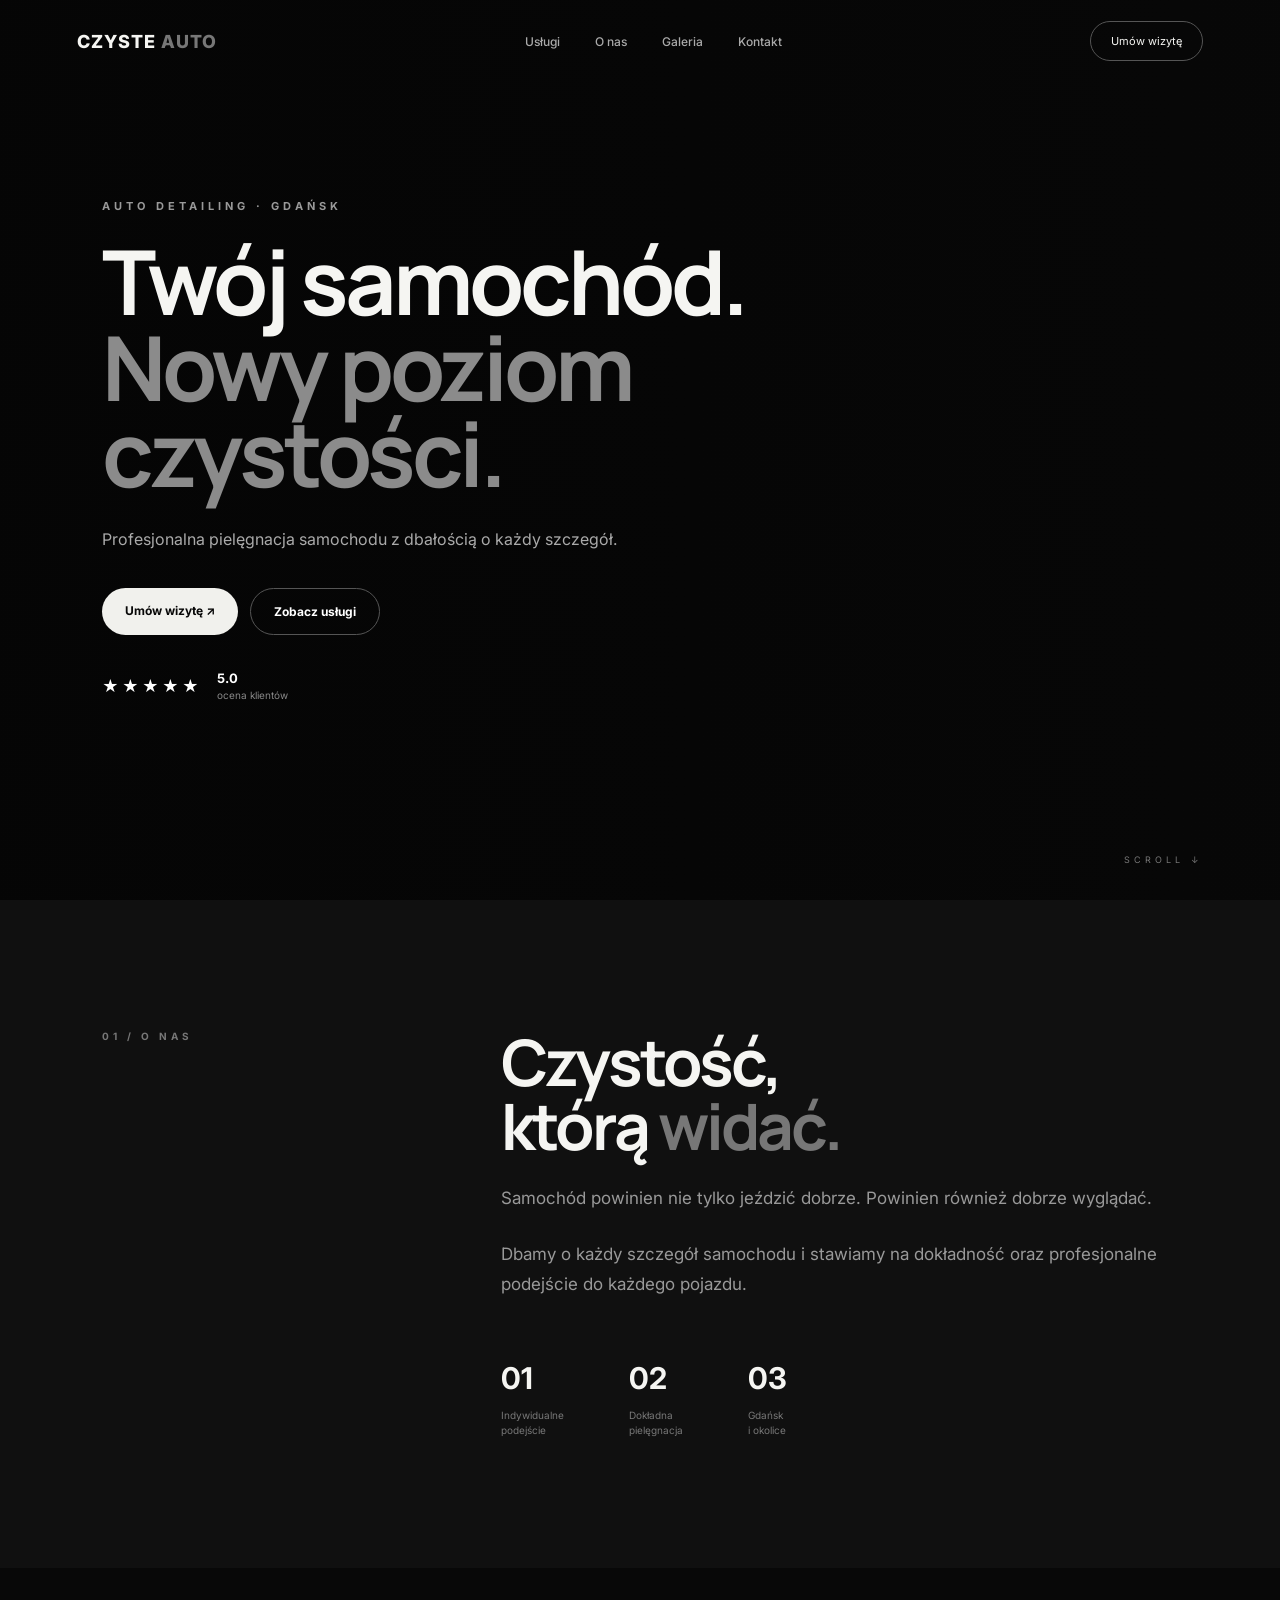
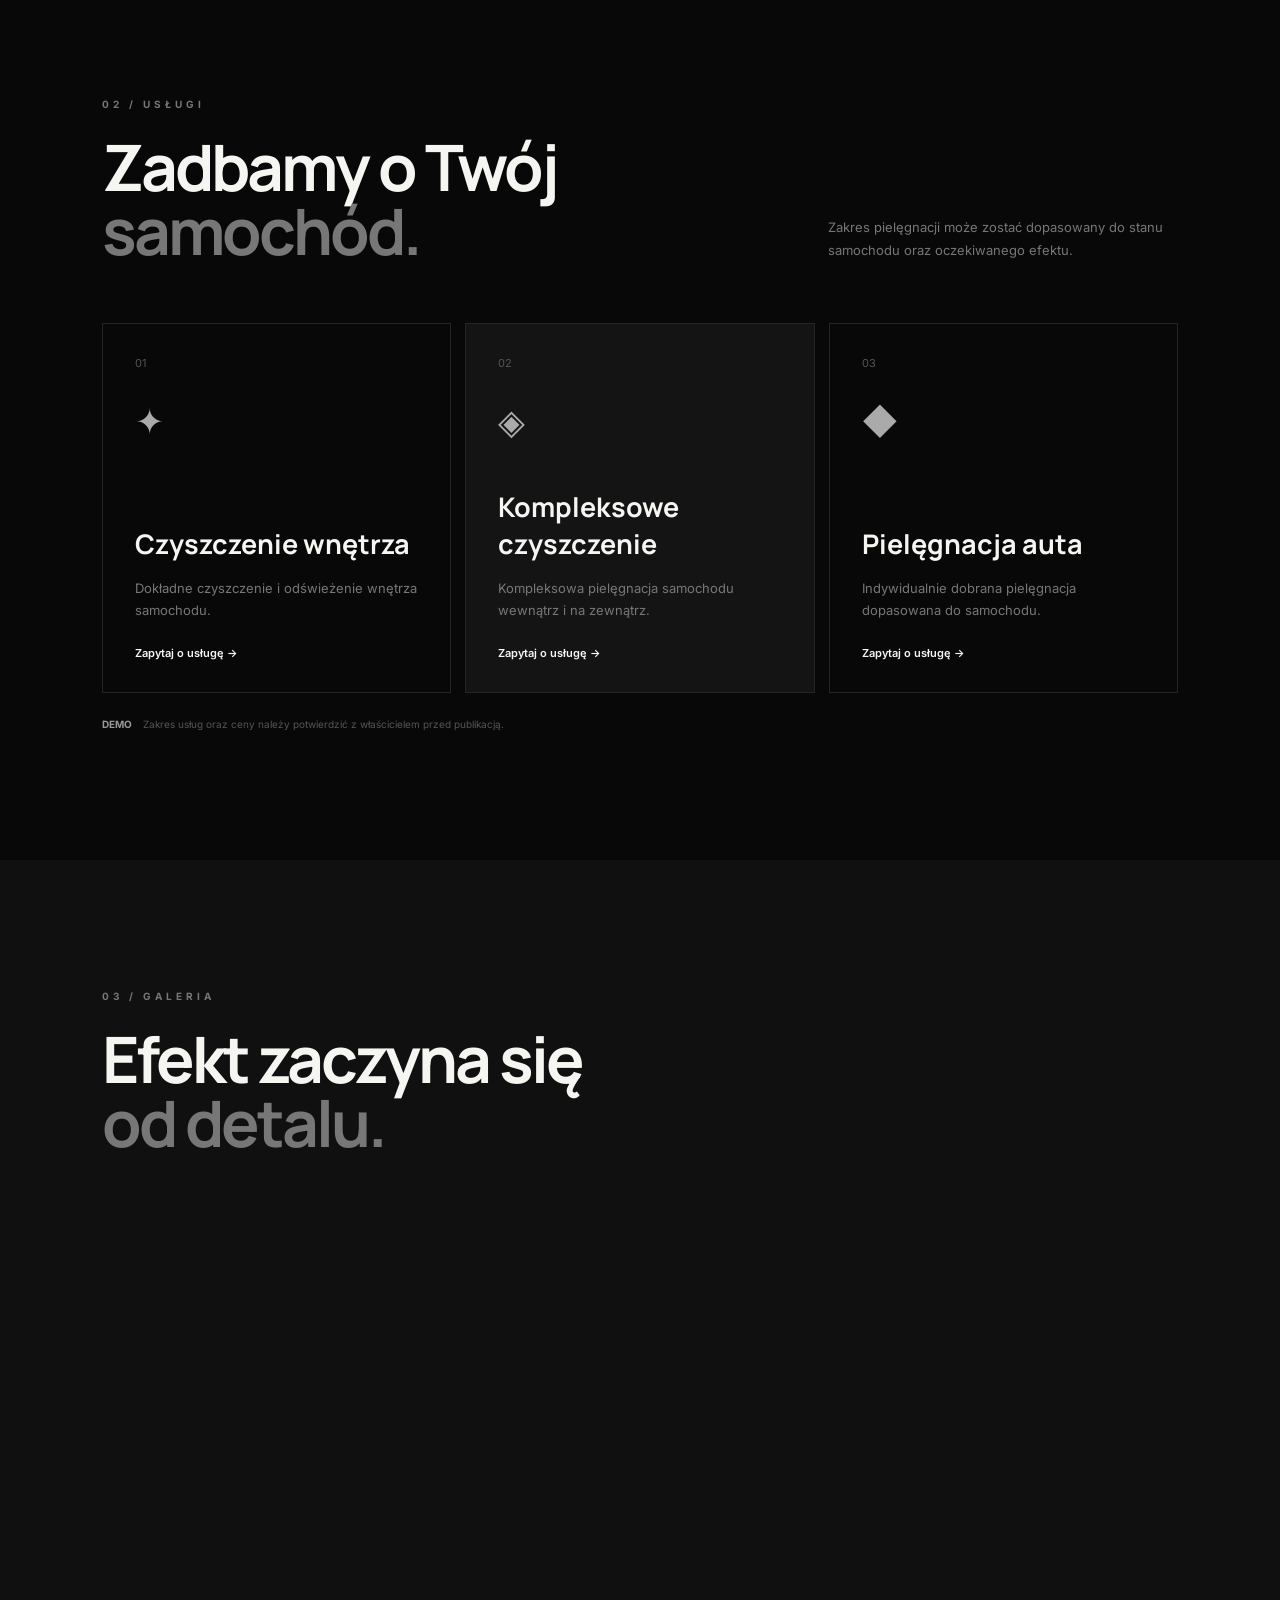
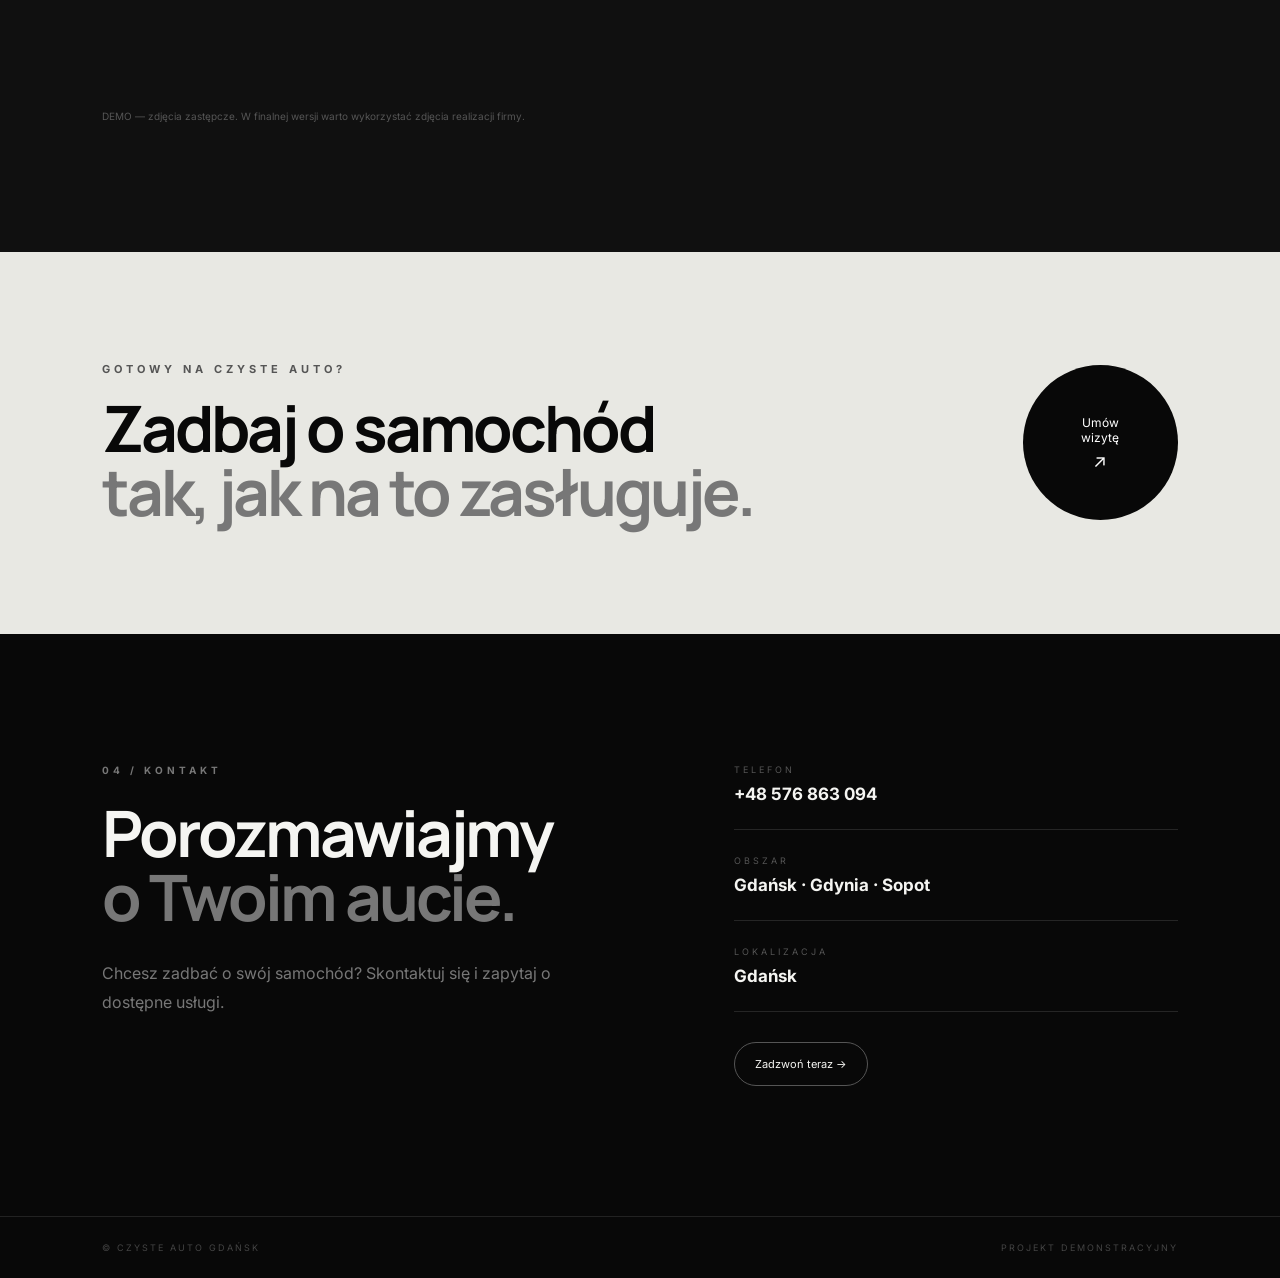
<file: czyszenie.html>
<!DOCTYPE html>
<html lang="pl">
<head>
    <meta charset="UTF-8">
    <meta name="viewport" content="width=device-width, initial-scale=1.0">

    <title>Czyste Auto Gdańsk | Auto Detailing</title>

    <meta
        name="description"
        content="Czyste Auto Gdańsk — profesjonalna pielęgnacja i czyszczenie samochodów."
    >

    <link rel="preconnect" href="https://fonts.googleapis.com">
    <link rel="preconnect" href="https://fonts.gstatic.com" crossorigin>

    <link
        href="https://fonts.googleapis.com/css2?family=Inter:wght@400;500;600;700;800&family=Manrope:wght@700;800&display=swap"
        rel="stylesheet"
    >

    <link rel="stylesheet" href="style.css">
</head>

<body>

<!-- =========================
     NAVBAR
========================= -->

<header class="navbar">

    <a href="#home" class="logo">
        CZYSTE <span>AUTO</span>
    </a>

    <nav class="nav-links">
        <a href="#uslugi">Usługi</a>
        <a href="#o-nas">O nas</a>
        <a href="#galeria">Galeria</a>
        <a href="#kontakt">Kontakt</a>
    </nav>

    <a href="#kontakt" class="nav-button">
        Umów wizytę
    </a>

    <button class="menu-button" aria-label="Otwórz menu">
        ☰
    </button>

</header>


<!-- =========================
     HERO
========================= -->

<main>

<section class="hero" id="home">

    <div class="hero-background"></div>

    <div class="hero-content">

        <p class="eyebrow">
            AUTO DETAILING · GDAŃSK
        </p>

        <h1>
            Twój samochód.<br>
            <span>Nowy poziom czystości.</span>
        </h1>

        <p class="hero-description">
            Profesjonalna pielęgnacja samochodu z dbałością
            o każdy szczegół.
        </p>

        <div class="hero-buttons">

            <a href="#kontakt" class="button button-primary">
                Umów wizytę
                <span>↗</span>
            </a>

            <a href="#uslugi" class="button button-secondary">
                Zobacz usługi
            </a>

        </div>

        <div class="rating">

            <strong>★★★★★</strong>

            <div>
                <b>5.0</b>
                <span>ocena klientów</span>
            </div>

        </div>

    </div>

    <div class="scroll-indicator">
        SCROLL ↓
    </div>

</section>


<!-- =========================
     O NAS
========================= -->

<section class="about section" id="o-nas">

    <div class="section-number">
        01 / O NAS
    </div>

    <div class="about-content">

        <h2>
            Czystość,<br>
            którą <span>widać.</span>
        </h2>

        <p>
            Samochód powinien nie tylko jeździć dobrze.
            Powinien również dobrze wyglądać.
        </p>

        <p>
            Dbamy o każdy szczegół samochodu i stawiamy
            na dokładność oraz profesjonalne podejście
            do każdego pojazdu.
        </p>

        <div class="about-stats">

            <div>
                <strong>01</strong>
                <span>
                    Indywidualne<br>
                    podejście
                </span>
            </div>

            <div>
                <strong>02</strong>
                <span>
                    Dokładna<br>
                    pielęgnacja
                </span>
            </div>

            <div>
                <strong>03</strong>
                <span>
                    Gdańsk<br>
                    i okolice
                </span>
            </div>

        </div>

    </div>

</section>


<!-- =========================
     USŁUGI
========================= -->

<section class="services section" id="uslugi">

    <div class="section-header">

        <div>

            <div class="section-number">
                02 / USŁUGI
            </div>

            <h2>
                Zadbamy o Twój<br>
                <span>samochód.</span>
            </h2>

        </div>

        <p>
            Zakres pielęgnacji może zostać dopasowany
            do stanu samochodu oraz oczekiwanego efektu.
        </p>

    </div>


    <div class="service-grid">

        <article class="service-card">

            <span class="service-number">
                01
            </span>

            <div class="service-icon">
                ✦
            </div>

            <h3>
                Czyszczenie wnętrza
            </h3>

            <p>
                Dokładne czyszczenie i odświeżenie
                wnętrza samochodu.
            </p>

            <a href="#kontakt">
                Zapytaj o usługę →
            </a>

        </article>


        <article class="service-card service-featured">

            <span class="service-number">
                02
            </span>

            <div class="service-icon">
                ◈
            </div>

            <h3>
                Kompleksowe czyszczenie
            </h3>

            <p>
                Kompleksowa pielęgnacja samochodu
                wewnątrz i na zewnątrz.
            </p>

            <a href="#kontakt">
                Zapytaj o usługę →
            </a>

        </article>


        <article class="service-card">

            <span class="service-number">
                03
            </span>

            <div class="service-icon">
                ◆
            </div>

            <h3>
                Pielęgnacja auta
            </h3>

            <p>
                Indywidualnie dobrana pielęgnacja
                dopasowana do samochodu.
            </p>

            <a href="#kontakt">
                Zapytaj o usługę →
            </a>

        </article>

    </div>


    <div class="demo-warning">

        <span>DEMO</span>

        Zakres usług oraz ceny należy potwierdzić
        z właścicielem przed publikacją.

    </div>

</section>


<!-- =========================
     GALERIA
========================= -->

<section class="gallery-section section" id="galeria">

    <div class="section-number">
        03 / GALERIA
    </div>

    <h2>
        Efekt zaczyna się<br>
        <span>od detalu.</span>
    </h2>


    <div class="gallery">

        <div class="gallery-image image-one"></div>

        <div class="gallery-image image-two"></div>

        <div class="gallery-image image-three"></div>

    </div>


    <p class="gallery-note">

        DEMO — zdjęcia zastępcze.
        W finalnej wersji warto wykorzystać
        zdjęcia realizacji firmy.

    </p>

</section>


<!-- =========================
     CTA
========================= -->

<section class="cta">

    <div>

        <p class="eyebrow dark">
            GOTOWY NA CZYSTE AUTO?
        </p>

        <h2>
            Zadbaj o samochód<br>
            <span>tak, jak na to zasługuje.</span>
        </h2>

    </div>

    <a href="#kontakt" class="circle-button">

        Umów<br>
        wizytę
        <span>↗</span>

    </a>

</section>


<!-- =========================
     KONTAKT
========================= -->

<section class="contact section" id="kontakt">

    <div>

        <div class="section-number">
            04 / KONTAKT
        </div>

        <h2>
            Porozmawiajmy<br>
            <span>o Twoim aucie.</span>
        </h2>

        <p class="contact-description">
            Chcesz zadbać o swój samochód?
            Skontaktuj się i zapytaj o dostępne usługi.
        </p>

    </div>


    <div class="contact-details">

        <a href="tel:+48576863094" class="contact-item">

            <small>
                TELEFON
            </small>

            <strong>
                +48 576 863 094
            </strong>

        </a>


        <div class="contact-item">

            <small>
                OBSZAR
            </small>

            <strong>
                Gdańsk · Gdynia · Sopot
            </strong>

        </div>


        <div class="contact-item">

            <small>
                LOKALIZACJA
            </small>

            <strong>
                Gdańsk
            </strong>

        </div>


        <a href="tel:+48576863094" class="contact-button">
            Zadzwoń teraz →
        </a>

    </div>

</section>

</main>


<!-- =========================
     FOOTER
========================= -->

<footer>

    <div>
        © CZYSTE AUTO GDAŃSK
    </div>

    <div>
        PROJEKT DEMONSTRACYJNY
    </div>

</footer>


<script src="script.js"></script>

</body>
</html>
</file>
<file: style.css>
/* =========================
   RESET
========================= */

* {
    margin: 0;
    padding: 0;
    box-sizing: border-box;
}

html {
    scroll-behavior: smooth;
}

body {
    background: #080808;
    color: #f5f5f2;
    font-family: "Inter", Arial, sans-serif;
}

a {
    text-decoration: none;
    color: inherit;
}

button {
    font-family: inherit;
}


/* =========================
   NAVBAR
========================= */

.navbar {
    position: fixed;
    top: 0;
    left: 0;
    width: 100%;

    height: 82px;

    padding: 0 6vw;

    display: flex;
    align-items: center;
    justify-content: space-between;

    z-index: 100;

    transition: 0.3s;
}

.navbar.scrolled {
    background: rgba(8, 8, 8, 0.92);

    backdrop-filter: blur(15px);

    border-bottom: 1px solid #222;
}

.logo {
    font-size: 18px;
    font-weight: 800;

    letter-spacing: 1px;
}

.logo span {
    color: #777;
}

.nav-links {
    display: flex;
    gap: 35px;
}

.nav-links a {
    color: #aaa;

    font-size: 12px;
    font-weight: 500;

    transition: 0.25s;
}

.nav-links a:hover {
    color: white;
}

.nav-button {
    padding: 12px 20px;

    border: 1px solid #555;

    border-radius: 50px;

    font-size: 11px;

    transition: 0.25s;
}

.nav-button:hover {
    background: white;
    color: black;
}

.menu-button {
    display: none;

    border: none;
    background: none;

    color: white;

    font-size: 25px;

    cursor: pointer;
}


/* =========================
   HERO
========================= */

.hero {
    position: relative;

    min-height: 100vh;

    display: flex;
    align-items: center;

    padding: 120px 8vw;

    overflow: hidden;
}

.hero-background {
    position: absolute;

    inset: 0;

    background:
        linear-gradient(
            90deg,
            rgba(5, 5, 5, 0.95),
            rgba(5, 5, 5, 0.7),
            rgba(5, 5, 5, 0.25)
        ),
        url("https://images.unsplash.com/photo-1503376780353-7e6692767b70?auto=format&fit=crop&w=2200&q=85")
        center / cover;

    transform: scale(1.03);

    z-index: -1;
}

.hero-content {
    max-width: 850px;
}

.eyebrow {
    color: #999;

    font-size: 11px;

    font-weight: 700;

    letter-spacing: 4px;
}

.hero h1 {
    margin-top: 25px;

    font-family: "Manrope", sans-serif;

    font-size: clamp(50px, 7vw, 95px);

    line-height: 0.96;

    letter-spacing: -4px;
}

.hero h1 span {
    color: #8b8b8b;
}

.hero-description {
    max-width: 550px;

    margin-top: 30px;

    color: #aaa;

    font-size: 16px;

    line-height: 1.7;
}

.hero-buttons {
    display: flex;

    gap: 12px;

    margin-top: 35px;
}

.button {
    padding: 15px 23px;

    border-radius: 50px;

    font-size: 12px;

    font-weight: 700;

    transition: 0.25s;
}

.button-primary {
    background: #f1f1ed;

    color: #080808;
}

.button-primary:hover {
    transform: translateY(-3px);
}

.button-secondary {
    border: 1px solid #555;

    color: white;
}

.button-secondary:hover {
    background: white;

    color: black;
}

.rating {
    display: flex;

    align-items: center;

    gap: 15px;

    margin-top: 35px;

    color: #888;
}

.rating strong {
    color: white;

    letter-spacing: 3px;
}

.rating div {
    display: flex;

    flex-direction: column;

    gap: 3px;
}

.rating b {
    color: white;

    font-size: 13px;
}

.rating span {
    font-size: 10px;
}

.scroll-indicator {
    position: absolute;

    right: 6vw;
    bottom: 35px;

    color: #777;

    font-size: 9px;

    letter-spacing: 4px;
}


/* =========================
   GENERAL SECTIONS
========================= */

.section {
    padding: 130px 8vw;
}

.section-number {
    margin-bottom: 25px;

    color: #777;

    font-size: 10px;

    font-weight: 700;

    letter-spacing: 4px;
}

h2 {
    font-family: "Manrope", sans-serif;

    font-size: clamp(42px, 5vw, 70px);

    line-height: 1;

    letter-spacing: -3px;
}

h2 span {
    color: #777;
}


/* =========================
   ABOUT
========================= */

.about {
    display: grid;

    grid-template-columns: 1fr 2fr;

    gap: 60px;

    background: #101010;
}

.about-content > p {
    max-width: 700px;

    margin-top: 25px;

    color: #999;

    font-size: 17px;

    line-height: 1.8;
}

.about-stats {
    display: flex;

    gap: 65px;

    margin-top: 60px;
}

.about-stats div {
    display: flex;

    flex-direction: column;

    gap: 12px;
}

.about-stats strong {
    font-size: 30px;
}

.about-stats span {
    color: #777;

    font-size: 10px;

    line-height: 1.5;
}


/* =========================
   SERVICES
========================= */

.services {
    background: #080808;
}

.section-header {
    display: flex;

    justify-content: space-between;

    align-items: flex-end;

    gap: 40px;

    margin-bottom: 60px;
}

.section-header > p {
    max-width: 350px;

    color: #777;

    font-size: 13px;

    line-height: 1.8;
}

.service-grid {
    display: grid;

    grid-template-columns: repeat(3, 1fr);

    gap: 14px;
}

.service-card {
    position: relative;

    min-height: 370px;

    padding: 32px;

    border: 1px solid #242424;

    display: flex;

    flex-direction: column;

    transition: 0.3s;
}

.service-card:hover {
    transform: translateY(-6px);

    border-color: #555;
}

.service-featured {
    background: #141414;
}

.service-number {
    color: #555;

    font-size: 11px;
}

.service-icon {
    margin-top: 30px;

    color: #aaa;

    font-size: 35px;
}

.service-card h3 {
    margin-top: auto;

    font-family: "Manrope", sans-serif;

    font-size: 27px;
}

.service-card p {
    margin-top: 15px;

    color: #777;

    font-size: 13px;

    line-height: 1.7;
}

.service-card a {
    margin-top: 25px;

    font-size: 11px;

    font-weight: 600;
}

.demo-warning {
    margin-top: 25px;

    color: #555;

    font-size: 10px;
}

.demo-warning span {
    margin-right: 8px;

    color: #999;

    font-weight: 700;
}


/* =========================
   GALLERY
========================= */

.gallery-section {
    background: #101010;
}

.gallery-section h2 {
    margin-bottom: 55px;
}

.gallery {
    display: grid;

    grid-template-columns: 1.5fr 1fr 1fr;

    gap: 12px;
}

.gallery-image {
    height: 480px;

    background-size: cover;

    background-position: center;

    filter: grayscale(15%) brightness(0.8);

    transition: 0.4s;
}

.gallery-image:hover {
    filter: grayscale(0) brightness(1);

    transform: scale(1.01);
}

.image-one {
    background-image:
        url("https://images.unsplash.com/photo-1542282088-72c9c27ed0cd?auto=format&fit=crop&w=1300&q=85");
}

.image-two {
    background-image:
        url("https://images.unsplash.com/photo-1492144534655-ae79c964c9d7?auto=format&fit=crop&w=1000&q=85");
}

.image-three {
    background-image:
        url("https://images.unsplash.com/photo-1504215680853-026ed2a45def?auto=format&fit=crop&w=1000&q=85");
}

.gallery-note {
    margin-top: 20px;

    color: #555;

    font-size: 10px;
}


/* =========================
   CTA
========================= */

.cta {
    padding: 110px 8vw;

    display: flex;

    align-items: center;

    justify-content: space-between;

    gap: 50px;

    background: #e8e8e3;

    color: #080808;
}

.dark {
    color: #555;
}

.cta h2 {
    margin-top: 20px;
}

.cta h2 span {
    color: #777;
}

.circle-button {
    width: 155px;
    height: 155px;

    flex-shrink: 0;

    display: flex;

    align-items: center;

    justify-content: center;

    flex-direction: column;

    gap: 5px;

    border-radius: 50%;

    background: #080808;

    color: white;

    font-size: 12px;

    text-align: center;

    transition: 0.3s;
}

.circle-button:hover {
    transform: scale(1.06);
}

.circle-button span {
    font-size: 18px;
}


/* =========================
   CONTACT
========================= */

.contact {
    display: grid;

    grid-template-columns: 1.2fr 1fr;

    gap: 100px;
}

.contact-description {
    max-width: 500px;

    margin-top: 30px;

    color: #777;

    line-height: 1.8;
}

.contact-details {
    display: flex;

    flex-direction: column;
}

.contact-item {
    display: flex;

    flex-direction: column;

    gap: 9px;

    padding: 0 0 25px;

    margin-bottom: 25px;

    border-bottom: 1px solid #252525;
}

.contact-item small {
    color: #555;

    font-size: 9px;

    letter-spacing: 3px;
}

.contact-item strong {
    font-size: 17px;
}

.contact-button {
    display: inline-block;

    width: max-content;

    margin-top: 5px;

    padding: 14px 20px;

    border: 1px solid #555;

    border-radius: 50px;

    font-size: 11px;

    transition: 0.25s;
}

.contact-button:hover {
    background: white;

    color: black;
}


/* =========================
   FOOTER
========================= */

footer {
    padding: 25px 8vw;

    display: flex;

    justify-content: space-between;

    border-top: 1px solid #222;

    color: #444;

    font-size: 9px;

    letter-spacing: 2px;
}


/* =========================
   MOBILE
========================= */

@media (max-width: 800px) {

    .navbar {
        height: 70px;

        padding: 0 7vw;
    }

    .nav-links {
        position: absolute;

        top: 70px;
        left: 0;

        width: 100%;

        padding: 25px;

        display: none;

        flex-direction: column;

        gap: 25px;

        background: #090909;

        border-bottom: 1px solid #222;
    }

    .navbar.menu-open .nav-links {
        display: flex;
    }

    .nav-button {
        display: none;
    }

    .menu-button {
        display: block;
    }


    .hero {
        padding: 120px 7vw 80px;
    }

    .hero h1 {
        font-size: 50px;

        letter-spacing: -2px;
    }

    .hero-description {
        font-size: 14px;
    }

    .hero-buttons {
        flex-direction: column;

        align-items: flex-start;
    }

    .scroll-indicator {
        display: none;
    }


    .section {
        padding: 90px 7vw;
    }


    .about {
        display: block;
    }

    .about-content {
        margin-top: 40px;
    }

    .about-stats {
        gap: 25px;

        flex-wrap: wrap;
    }


    .section-header {
        display: block;
    }

    .section-header > p {
        margin-top: 30px;
    }


    .service-grid {
        grid-template-columns: 1fr;
    }


    .gallery {
        grid-template-columns: 1fr 1fr;
    }

    .gallery-image {
        height: 280px;
    }

    .image-one {
        grid-column: 1 / -1;
    }


    .cta {
        padding: 80px 7vw;

        display: block;
    }

    .circle-button {
        margin-top: 40px;
    }


    .contact {
        display: block;
    }

    .contact-details {
        margin-top: 50px;
    }


    footer {
        padding: 25px 7vw;

        flex-direction: column;

        gap: 10px;

        line-height: 1.6;
    }

}


/* =========================
   SMALL PHONES
========================= */

@media (max-width: 450px) {

    .hero h1 {
        font-size: 42px;
    }

    h2 {
        font-size: 42px;
    }

    .gallery {
        grid-template-columns: 1fr;
    }

    .image-one {
        grid-column: auto;
    }

    .gallery-image {
        height: 320px;
    }

}
</file>
